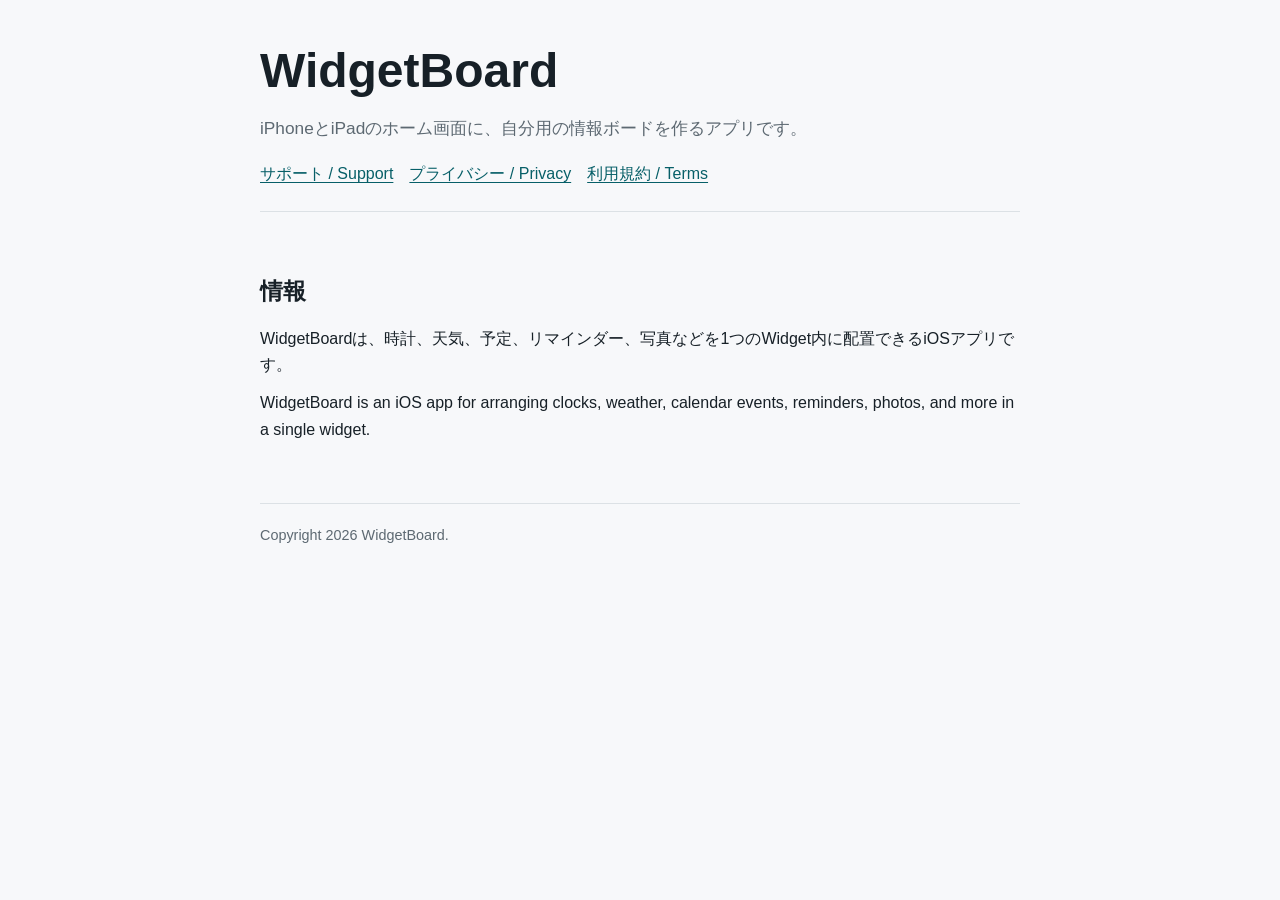
<file: index.html>
<!doctype html>
<html lang="ja">
<head>
  <meta charset="utf-8">
  <meta name="viewport" content="width=device-width, initial-scale=1">
  <meta name="description" content="WidgetBoard公式サポートとプライバシー情報">
  <title>WidgetBoard</title>
  <link rel="stylesheet" href="./styles.css">
</head>
<body>
  <header>
    <h1>WidgetBoard</h1>
    <p class="lead">iPhoneとiPadのホーム画面に、自分用の情報ボードを作るアプリです。</p>
    <nav aria-label="主要リンク">
      <a href="./support/">サポート / Support</a>
      <a href="./privacy/">プライバシー / Privacy</a>
      <a href="https://www.apple.com/legal/internet-services/itunes/dev/stdeula/">利用規約 / Terms</a>
    </nav>
  </header>
  <main>
    <h2>情報</h2>
    <p>WidgetBoardは、時計、天気、予定、リマインダー、写真などを1つのWidget内に配置できるiOSアプリです。</p>
    <p lang="en">WidgetBoard is an iOS app for arranging clocks, weather, calendar events, reminders, photos, and more in a single widget.</p>
  </main>
  <footer>Copyright 2026 WidgetBoard.</footer>
</body>
</html>
</file>
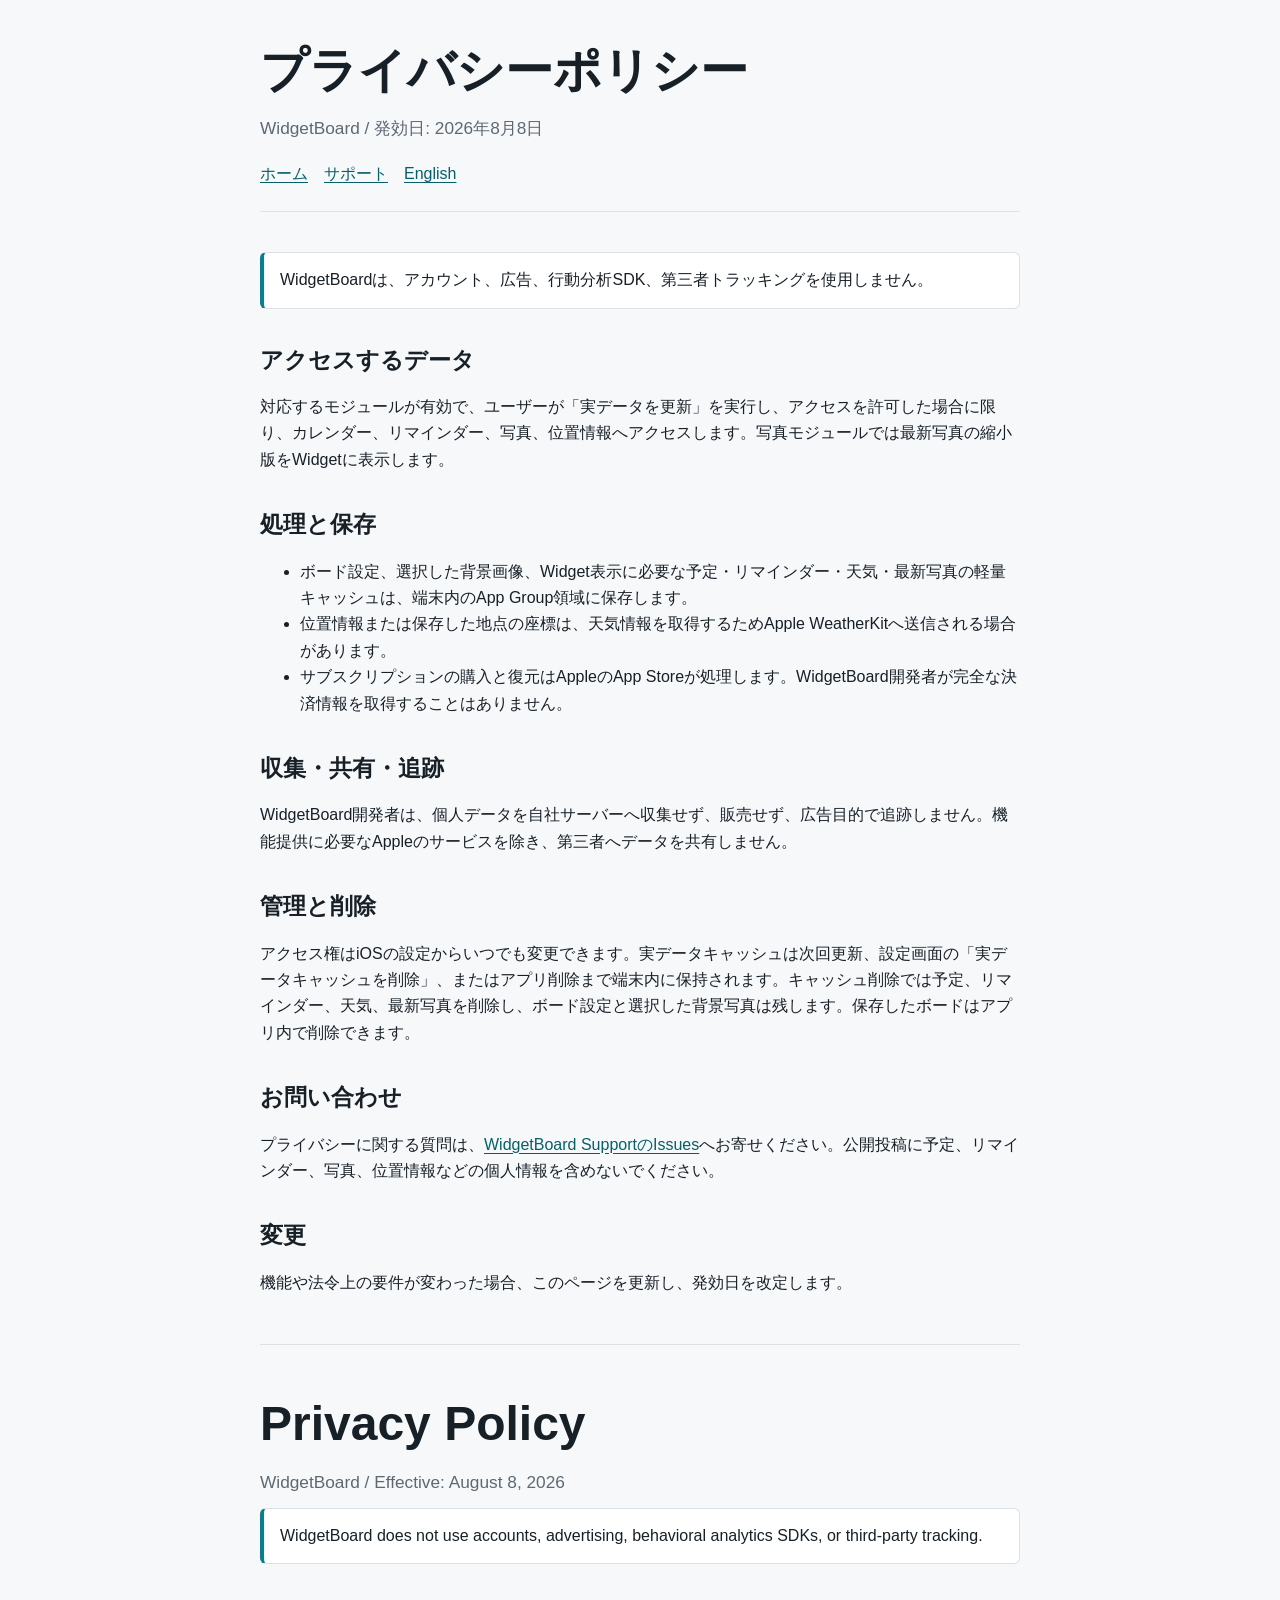
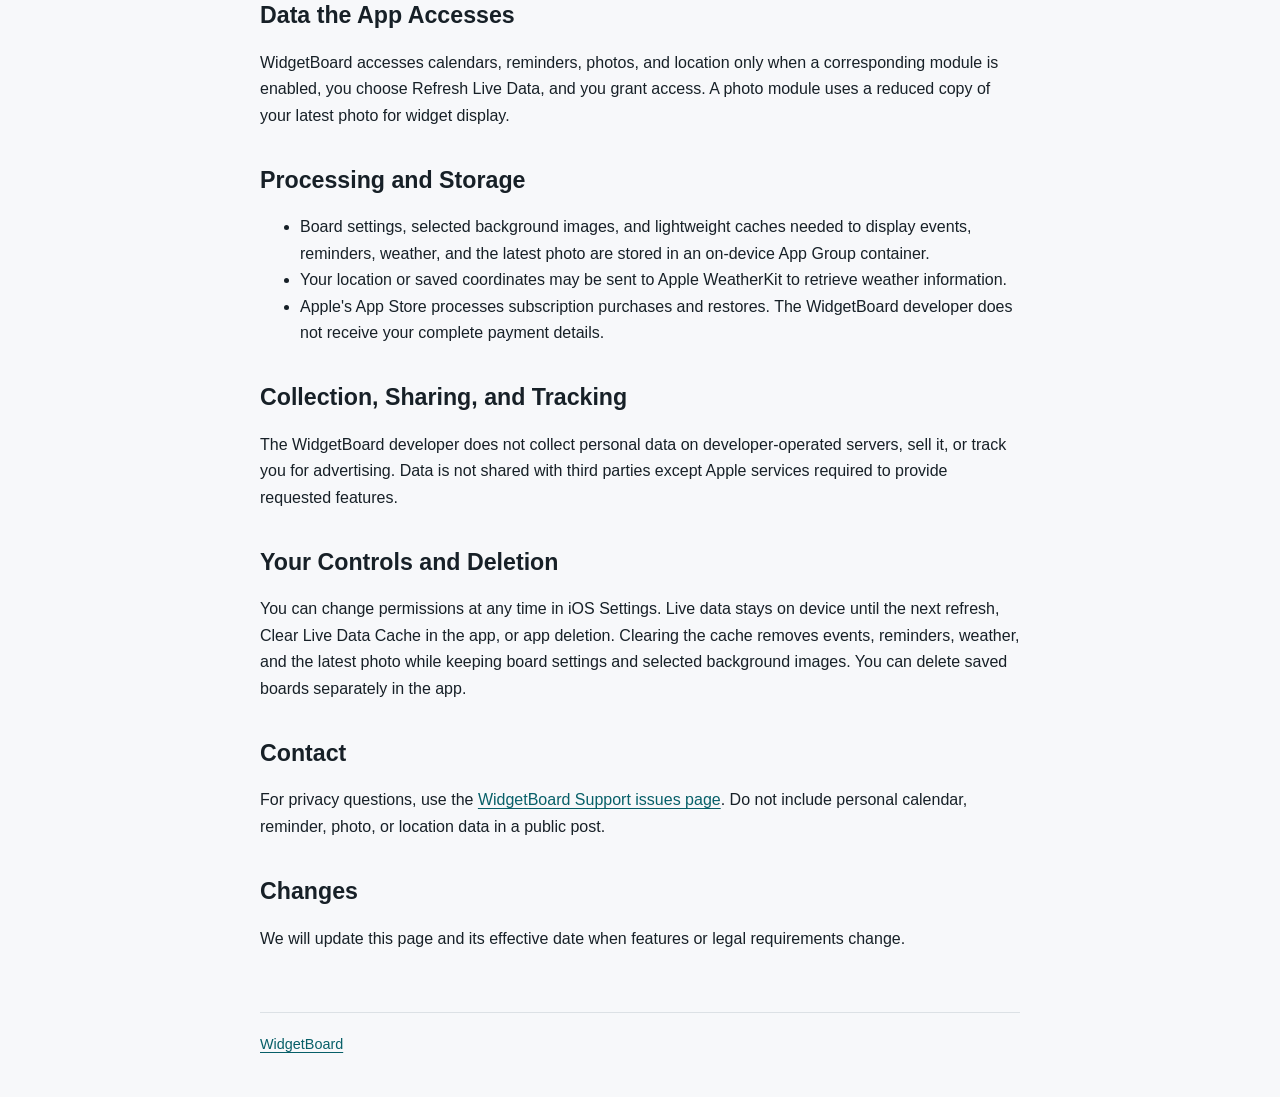
<file: privacy/index.html>
<!doctype html>
<html lang="ja">
<head>
  <meta charset="utf-8">
  <meta name="viewport" content="width=device-width, initial-scale=1">
  <meta name="description" content="WidgetBoardプライバシーポリシー">
  <title>プライバシーポリシー - WidgetBoard</title>
  <link rel="stylesheet" href="../styles.css">
</head>
<body>
  <header>
    <h1>プライバシーポリシー</h1>
    <p class="lead">WidgetBoard / 発効日: 2026年8月8日</p>
    <nav aria-label="主要リンク">
      <a href="../">ホーム</a>
      <a href="../support/">サポート</a>
      <a href="#english">English</a>
    </nav>
  </header>
  <main>
    <p class="notice">WidgetBoardは、アカウント、広告、行動分析SDK、第三者トラッキングを使用しません。</p>

    <h2>アクセスするデータ</h2>
    <p>対応するモジュールが有効で、ユーザーが「実データを更新」を実行し、アクセスを許可した場合に限り、カレンダー、リマインダー、写真、位置情報へアクセスします。写真モジュールでは最新写真の縮小版をWidgetに表示します。</p>

    <h2>処理と保存</h2>
    <ul>
      <li>ボード設定、選択した背景画像、Widget表示に必要な予定・リマインダー・天気・最新写真の軽量キャッシュは、端末内のApp Group領域に保存します。</li>
      <li>位置情報または保存した地点の座標は、天気情報を取得するためApple WeatherKitへ送信される場合があります。</li>
      <li>サブスクリプションの購入と復元はAppleのApp Storeが処理します。WidgetBoard開発者が完全な決済情報を取得することはありません。</li>
    </ul>

    <h2>収集・共有・追跡</h2>
    <p>WidgetBoard開発者は、個人データを自社サーバーへ収集せず、販売せず、広告目的で追跡しません。機能提供に必要なAppleのサービスを除き、第三者へデータを共有しません。</p>

    <h2>管理と削除</h2>
    <p>アクセス権はiOSの設定からいつでも変更できます。実データキャッシュは次回更新、設定画面の「実データキャッシュを削除」、またはアプリ削除まで端末内に保持されます。キャッシュ削除では予定、リマインダー、天気、最新写真を削除し、ボード設定と選択した背景写真は残します。保存したボードはアプリ内で削除できます。</p>

    <h2>お問い合わせ</h2>
    <p>プライバシーに関する質問は、<a href="https://github.com/naon77/widgetboard-support/issues">WidgetBoard SupportのIssues</a>へお寄せください。公開投稿に予定、リマインダー、写真、位置情報などの個人情報を含めないでください。</p>

    <h2>変更</h2>
    <p>機能や法令上の要件が変わった場合、このページを更新し、発効日を改定します。</p>

    <hr class="divider">

    <section id="english" lang="en">
      <h1>Privacy Policy</h1>
      <p class="lead">WidgetBoard / Effective: August 8, 2026</p>
      <p class="notice">WidgetBoard does not use accounts, advertising, behavioral analytics SDKs, or third-party tracking.</p>

      <h2>Data the App Accesses</h2>
      <p>WidgetBoard accesses calendars, reminders, photos, and location only when a corresponding module is enabled, you choose Refresh Live Data, and you grant access. A photo module uses a reduced copy of your latest photo for widget display.</p>

      <h2>Processing and Storage</h2>
      <ul>
        <li>Board settings, selected background images, and lightweight caches needed to display events, reminders, weather, and the latest photo are stored in an on-device App Group container.</li>
        <li>Your location or saved coordinates may be sent to Apple WeatherKit to retrieve weather information.</li>
        <li>Apple's App Store processes subscription purchases and restores. The WidgetBoard developer does not receive your complete payment details.</li>
      </ul>

      <h2>Collection, Sharing, and Tracking</h2>
      <p>The WidgetBoard developer does not collect personal data on developer-operated servers, sell it, or track you for advertising. Data is not shared with third parties except Apple services required to provide requested features.</p>

      <h2>Your Controls and Deletion</h2>
      <p>You can change permissions at any time in iOS Settings. Live data stays on device until the next refresh, Clear Live Data Cache in the app, or app deletion. Clearing the cache removes events, reminders, weather, and the latest photo while keeping board settings and selected background images. You can delete saved boards separately in the app.</p>

      <h2>Contact</h2>
      <p>For privacy questions, use the <a href="https://github.com/naon77/widgetboard-support/issues">WidgetBoard Support issues page</a>. Do not include personal calendar, reminder, photo, or location data in a public post.</p>

      <h2>Changes</h2>
      <p>We will update this page and its effective date when features or legal requirements change.</p>
    </section>
  </main>
  <footer><a href="../">WidgetBoard</a></footer>
</body>
</html>
</file>
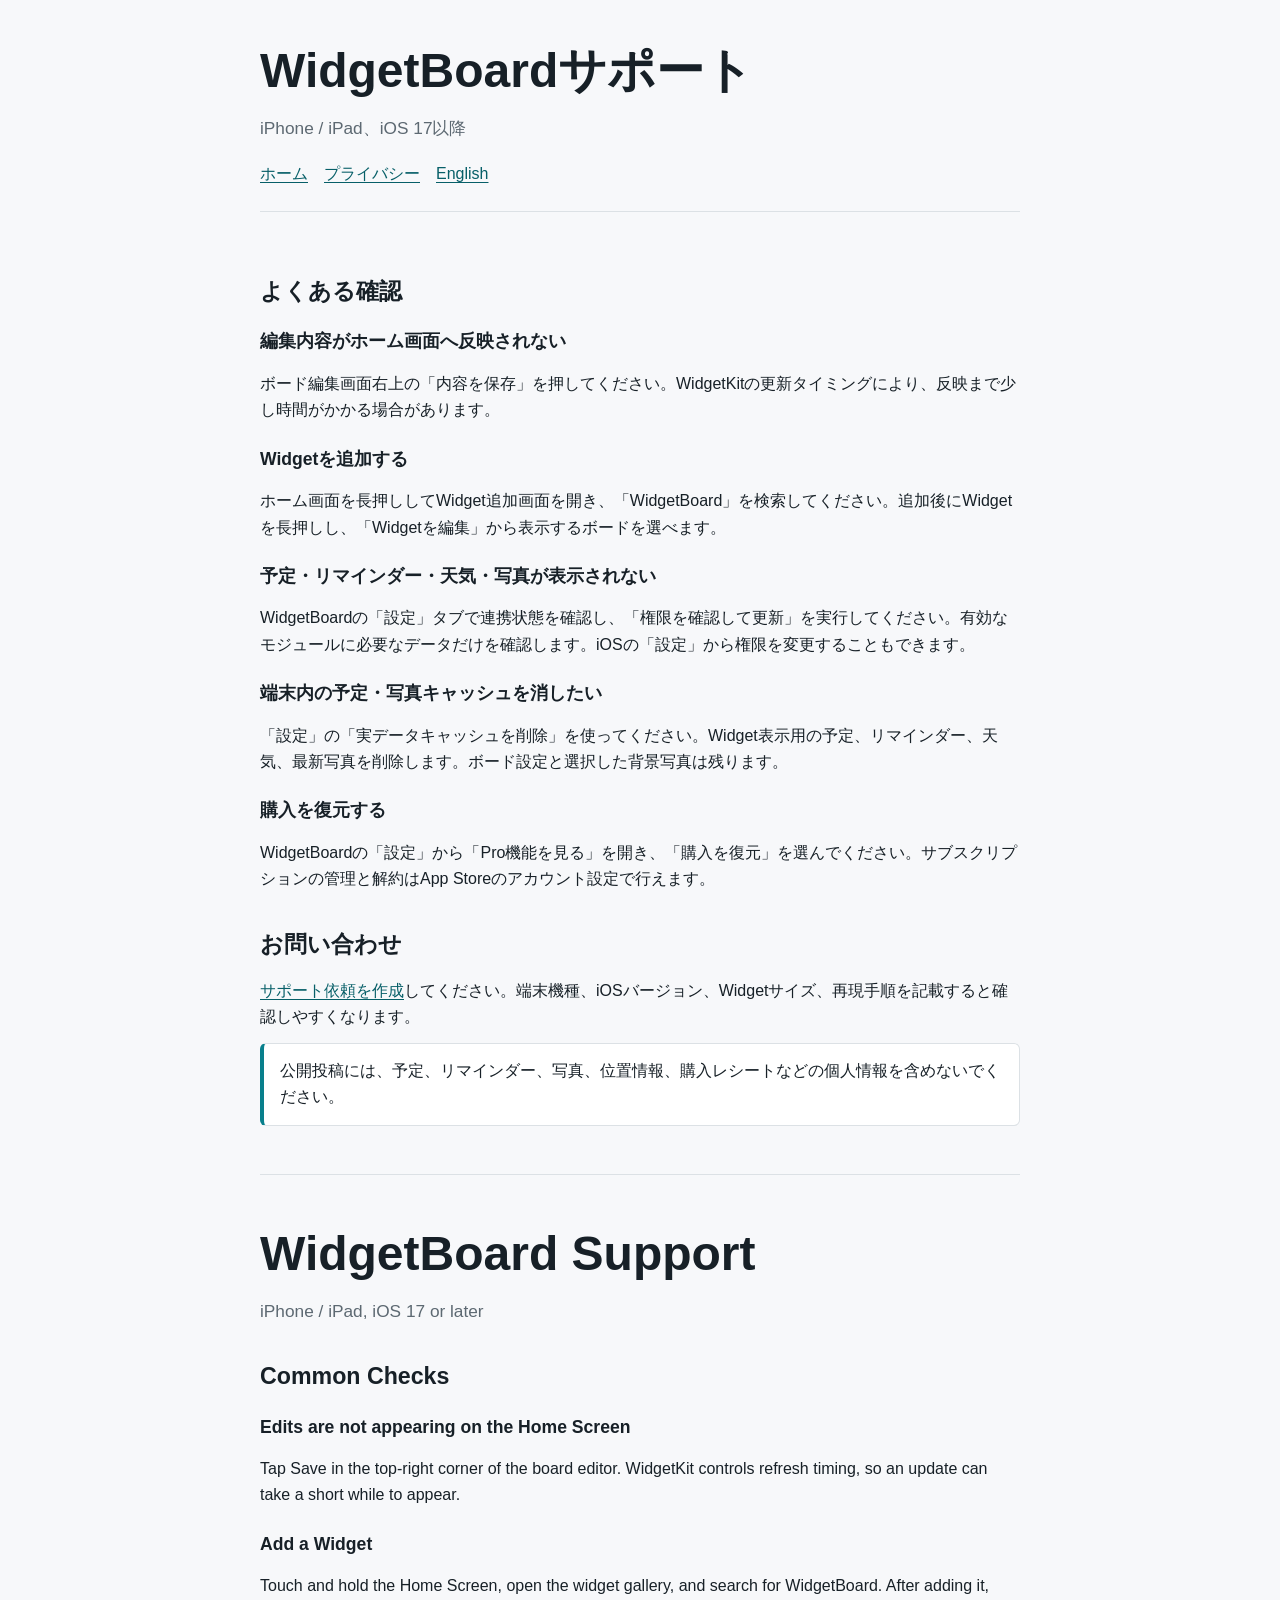
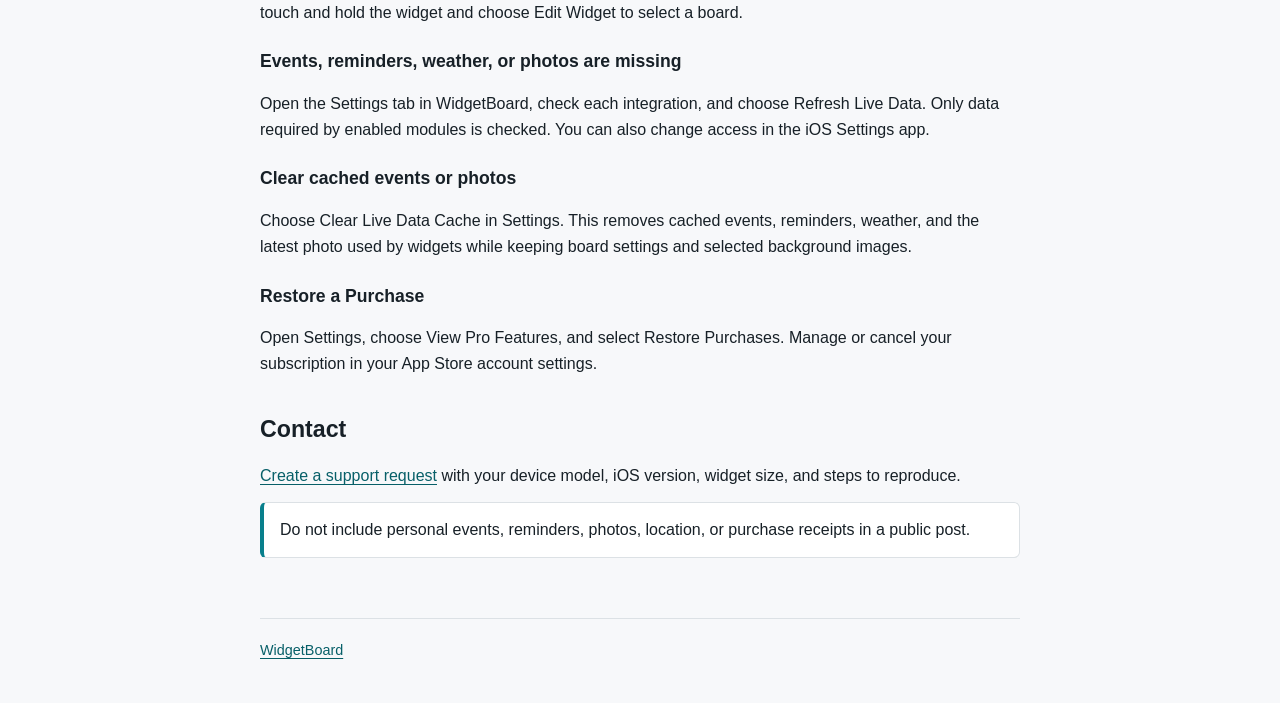
<file: support/index.html>
<!doctype html>
<html lang="ja">
<head>
  <meta charset="utf-8">
  <meta name="viewport" content="width=device-width, initial-scale=1">
  <meta name="description" content="WidgetBoardサポート">
  <title>サポート - WidgetBoard</title>
  <link rel="stylesheet" href="../styles.css">
</head>
<body>
  <header>
    <h1>WidgetBoardサポート</h1>
    <p class="lead">iPhone / iPad、iOS 17以降</p>
    <nav aria-label="主要リンク">
      <a href="../">ホーム</a>
      <a href="../privacy/">プライバシー</a>
      <a href="#english">English</a>
    </nav>
  </header>
  <main>
    <h2>よくある確認</h2>
    <h3>編集内容がホーム画面へ反映されない</h3>
    <p>ボード編集画面右上の「内容を保存」を押してください。WidgetKitの更新タイミングにより、反映まで少し時間がかかる場合があります。</p>

    <h3>Widgetを追加する</h3>
    <p>ホーム画面を長押ししてWidget追加画面を開き、「WidgetBoard」を検索してください。追加後にWidgetを長押しし、「Widgetを編集」から表示するボードを選べます。</p>

    <h3>予定・リマインダー・天気・写真が表示されない</h3>
    <p>WidgetBoardの「設定」タブで連携状態を確認し、「権限を確認して更新」を実行してください。有効なモジュールに必要なデータだけを確認します。iOSの「設定」から権限を変更することもできます。</p>

    <h3>端末内の予定・写真キャッシュを消したい</h3>
    <p>「設定」の「実データキャッシュを削除」を使ってください。Widget表示用の予定、リマインダー、天気、最新写真を削除します。ボード設定と選択した背景写真は残ります。</p>

    <h3>購入を復元する</h3>
    <p>WidgetBoardの「設定」から「Pro機能を見る」を開き、「購入を復元」を選んでください。サブスクリプションの管理と解約はApp Storeのアカウント設定で行えます。</p>

    <h2>お問い合わせ</h2>
    <p><a href="https://github.com/naon77/widgetboard-support/issues/new">サポート依頼を作成</a>してください。端末機種、iOSバージョン、Widgetサイズ、再現手順を記載すると確認しやすくなります。</p>
    <p class="notice">公開投稿には、予定、リマインダー、写真、位置情報、購入レシートなどの個人情報を含めないでください。</p>

    <hr class="divider">

    <section id="english" lang="en">
      <h1>WidgetBoard Support</h1>
      <p class="lead">iPhone / iPad, iOS 17 or later</p>

      <h2>Common Checks</h2>
      <h3>Edits are not appearing on the Home Screen</h3>
      <p>Tap Save in the top-right corner of the board editor. WidgetKit controls refresh timing, so an update can take a short while to appear.</p>

      <h3>Add a Widget</h3>
      <p>Touch and hold the Home Screen, open the widget gallery, and search for WidgetBoard. After adding it, touch and hold the widget and choose Edit Widget to select a board.</p>

      <h3>Events, reminders, weather, or photos are missing</h3>
      <p>Open the Settings tab in WidgetBoard, check each integration, and choose Refresh Live Data. Only data required by enabled modules is checked. You can also change access in the iOS Settings app.</p>

      <h3>Clear cached events or photos</h3>
      <p>Choose Clear Live Data Cache in Settings. This removes cached events, reminders, weather, and the latest photo used by widgets while keeping board settings and selected background images.</p>

      <h3>Restore a Purchase</h3>
      <p>Open Settings, choose View Pro Features, and select Restore Purchases. Manage or cancel your subscription in your App Store account settings.</p>

      <h2>Contact</h2>
      <p><a href="https://github.com/naon77/widgetboard-support/issues/new">Create a support request</a> with your device model, iOS version, widget size, and steps to reproduce.</p>
      <p class="notice">Do not include personal events, reminders, photos, location, or purchase receipts in a public post.</p>
    </section>
  </main>
  <footer><a href="../">WidgetBoard</a></footer>
</body>
</html>
</file>
<file: styles.css>
:root {
  color-scheme: light dark;
  font-family: -apple-system, BlinkMacSystemFont, "Helvetica Neue", Arial, sans-serif;
  line-height: 1.65;
  --background: #f7f8fa;
  --surface: #ffffff;
  --text: #172027;
  --muted: #5d6972;
  --border: #dce1e5;
  --accent: #087f8c;
  --accent-strong: #075f68;
}

* {
  box-sizing: border-box;
}

body {
  margin: 0;
  background: var(--background);
  color: var(--text);
}

header,
main,
footer {
  width: min(760px, calc(100% - 32px));
  margin-inline: auto;
}

header {
  padding: 40px 0 24px;
  border-bottom: 1px solid var(--border);
}

main {
  padding: 28px 0 48px;
}

footer {
  padding: 20px 0 40px;
  border-top: 1px solid var(--border);
  color: var(--muted);
  font-size: 0.9rem;
}

h1,
h2,
h3 {
  line-height: 1.3;
  letter-spacing: 0;
}

h1 {
  margin: 0 0 8px;
  font-size: clamp(2rem, 7vw, 3rem);
}

h2 {
  margin-top: 36px;
  font-size: 1.45rem;
}

h3 {
  margin-top: 24px;
  font-size: 1.1rem;
}

p,
ul {
  margin: 12px 0;
}

a {
  color: var(--accent-strong);
  text-underline-offset: 3px;
}

nav {
  display: flex;
  flex-wrap: wrap;
  gap: 16px;
  margin-top: 18px;
}

.lead {
  color: var(--muted);
  font-size: 1.08rem;
}

.language-note,
.notice {
  padding: 14px 16px;
  border: 1px solid var(--border);
  border-left: 4px solid var(--accent);
  border-radius: 6px;
  background: var(--surface);
}

.divider {
  margin: 48px 0;
  border: 0;
  border-top: 1px solid var(--border);
}

code {
  font-family: ui-monospace, SFMono-Regular, Menlo, monospace;
  font-size: 0.92em;
}

@media (prefers-color-scheme: dark) {
  :root {
    --background: #11171a;
    --surface: #182125;
    --text: #edf3f5;
    --muted: #aab6bc;
    --border: #344249;
    --accent: #72c7cf;
    --accent-strong: #8bd8df;
  }
}
</file>
